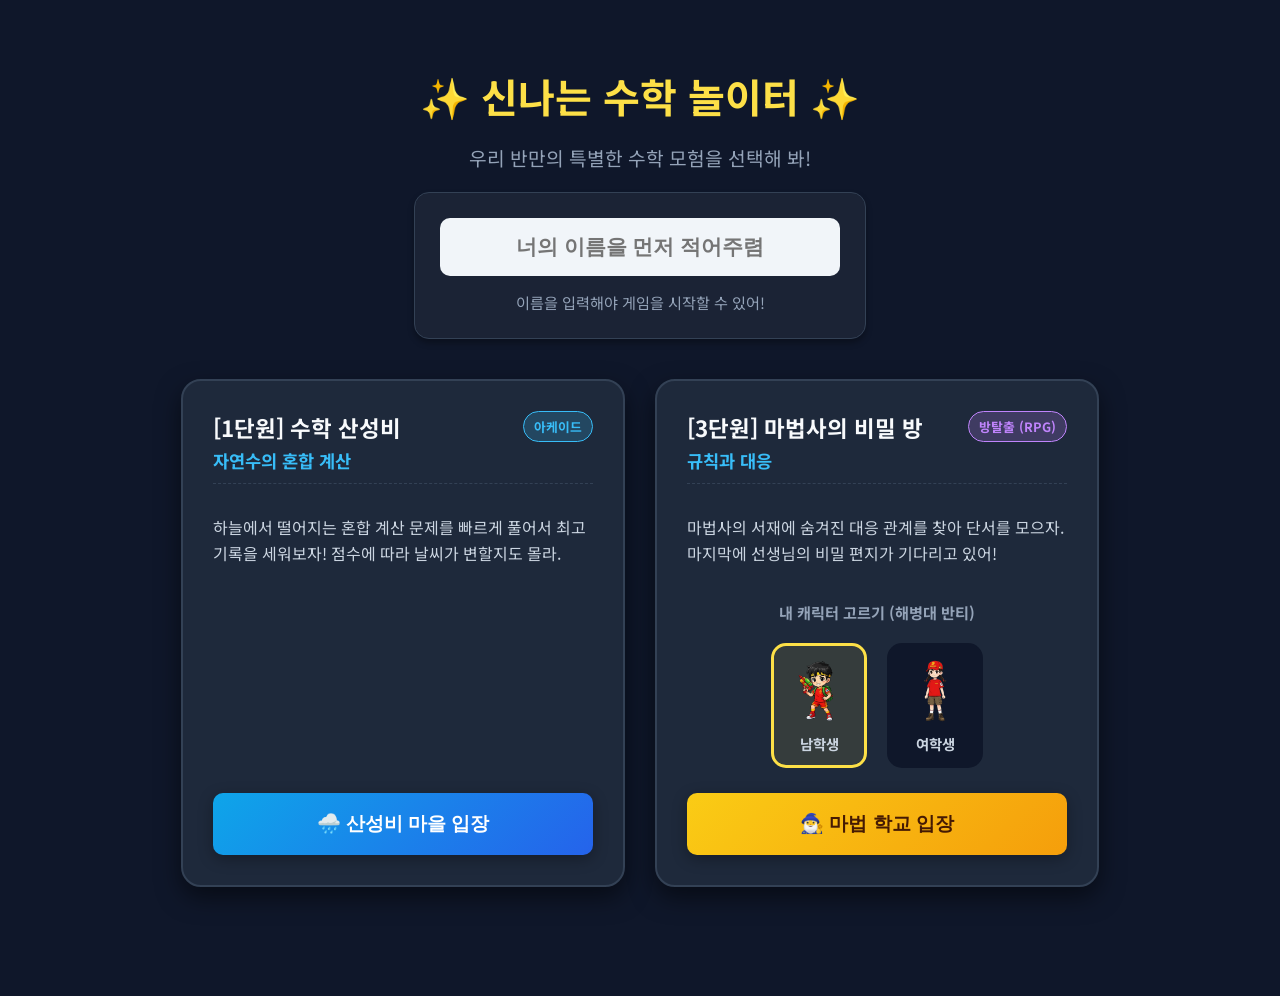
<file: index.html>
<!DOCTYPE html>
<html lang="ko">
<head>
    <meta charset="UTF-8">
    <meta name="viewport" content="width=device-width, initial-scale=1.0">
    <title>신나는 수학 놀이터</title>
    <link rel="stylesheet" href="style.css">
</head>
<body>
    <div class="container">
        <header>
            <h1>✨ 신나는 수학 놀이터 ✨</h1>
            <p>우리 반만의 특별한 수학 모험을 선택해 봐!</p>
            
            <div class="global-name-input">
                <input type="text" id="studentName" placeholder="너의 이름을 먼저 적어주렴" autocomplete="off">
                <p id="nameNotice" class="name-notice">이름을 입력해야 게임을 시작할 수 있어!</p>
            </div>
        </header>

        <div class="game-grid">
            <div class="game-card">
                <div class="card-header">
                    <h2>[1단원] 수학 산성비</h2>
                    <span class="badge badge-blue">아케이드</span>
                </div>
                <p class="unit-title">자연수의 혼합 계산</p>
                <p class="desc">하늘에서 떨어지는 혼합 계산 문제를 빠르게 풀어서 최고 기록을 세워보자! 점수에 따라 날씨가 변할지도 몰라.</p>
                
                <div class="input-group">
                    <button class="play-btn acid-btn" onclick="startAcidRain()">🌧️ 산성비 마을 입장</button>
                </div>
            </div>

            <div class="game-card active">
                <div class="card-header">
                    <h2>[3단원] 마법사의 비밀 방</h2>
                    <span class="badge badge-purple">방탈출 (RPG)</span>
                </div>
                <p class="unit-title">규칙과 대응</p>
                <p class="desc">마법사의 서재에 숨겨진 대응 관계를 찾아 단서를 모으자. 마지막에 선생님의 비밀 편지가 기다리고 있어!</p>
                
                <div class="input-group">
                    <p class="select-title">내 캐릭터 고르기 (해병대 반티)</p>
                    <div class="char-selector">
                        <div class="char-option selected" id="opt-boy" onclick="selectChar('boy')">
                            <img src="escape-room/image/char_boy.png" alt="남학생">
                            <span>남학생</span>
                        </div>
                        <div class="char-option" id="opt-girl" onclick="selectChar('girl')">
                            <img src="escape-room/image/char_girl.png" alt="여학생">
                            <span>여학생</span>
                        </div>
                    </div>

                    <button class="play-btn escape-btn" onclick="startGame()">🧙‍♂️ 마법 학교 입장</button>
                </div>
            </div>
        </div>
        <p id="errorMessage" class="error-msg"></p>
    </div>
    <script src="script.js"></script>
</body>
</html>
</file>
<file: style.css>
@import url('https://fonts.googleapis.com/css2?family=Noto+Sans+KR:wght@400;700&display=swap');

body {
    font-family: 'Noto Sans KR', sans-serif;
    background-color: #0f172a; /* 깊이감 있는 밤하늘 색상 */
    color: #fff;
    margin: 0;
    display: flex;
    justify-content: center;
    align-items: center;
    min-height: 100vh;
    padding: 40px 20px;
    box-sizing: border-box;
}

.container { text-align: center; max-width: 1000px; width: 100%; }
h1 { color: #fde047; margin-bottom: 10px; font-size: 2.5rem; }
header p { color: #94a3b8; font-size: 1.2rem; margin-bottom: 20px; }

/* 🌟 공통 이름 입력 영역 (새로 추가됨) */
.global-name-input {
    background: rgba(255, 255, 255, 0.05);
    padding: 25px;
    border-radius: 15px;
    max-width: 400px;
    margin: 0 auto 40px auto;
    border: 1px solid #334155;
    box-shadow: 0 4px 6px rgba(0,0,0,0.3);
}

.global-name-input input {
    width: 100%;
    padding: 15px;
    border-radius: 10px;
    border: 2px solid transparent;
    text-align: center;
    font-size: 1.3rem;
    background: #f1f5f9;
    color: #0f172a;
    font-weight: bold;
    box-sizing: border-box;
    transition: border-color 0.3s, background 0.3s;
}

.global-name-input input:focus {
    outline: none;
    border-color: #fde047;
    background: #fff;
}

.name-notice {
    font-size: 0.95rem;
    color: #94a3b8;
    margin: 15px 0 0 0;
}

/* 🎮 게임 카드 그리드 */
.game-grid {
    display: flex;
    justify-content: center;
    gap: 30px;
    flex-wrap: wrap; /* 화면이 좁아지면 자연스럽게 아래로 배치됨 */
}

/* 🃏 개별 게임 카드 */
.game-card {
    background-color: #1e293b;
    padding: 30px;
    border-radius: 20px;
    border: 2px solid #334155;
    width: 380px;
    display: flex;
    flex-direction: column;
    box-shadow: 0 10px 25px rgba(0,0,0,0.5);
    transition: transform 0.3s, border-color 0.3s;
}

.game-card:hover {
    transform: translateY(-5px);
    border-color: #fde047;
}

.card-header {
    display: flex;
    justify-content: space-between;
    align-items: center;
    margin-bottom: 5px;
}
.card-header h2 { margin: 0; font-size: 1.4rem; color: #f8fafc; }

/* 📚 단원명 (새로 추가됨) */
.unit-title {
    color: #38bdf8;
    font-weight: bold;
    font-size: 1.1rem;
    margin: 0 0 15px 0;
    text-align: left;
    border-bottom: 1px dashed #334155;
    padding-bottom: 10px;
}

/* 배지 스타일 */
.badge { padding: 5px 10px; border-radius: 20px; font-size: 0.8rem; font-weight: bold; }
.badge-blue { background-color: rgba(56, 189, 248, 0.2); color: #38bdf8; border: 1px solid #38bdf8; }
.badge-purple { background-color: rgba(192, 132, 252, 0.2); color: #c084fc; border: 1px solid #c084fc; }

.desc { color: #cbd5e1; font-size: 1rem; line-height: 1.6; margin-bottom: 25px; text-align: left; flex-grow: 1; }

.input-group { display: flex; flex-direction: column; gap: 15px; margin-top: auto; }

/* 캐릭터 선택 영역 */
.select-title { margin: 10px 0 5px; font-weight: bold; color: #94a3b8; font-size: 0.95rem; }
.char-selector { display: flex; justify-content: center; gap: 20px; margin-bottom: 10px; }
.char-option {
    cursor: pointer;
    padding: 10px;
    border-radius: 15px;
    border: 3px solid transparent;
    transition: 0.3s;
    background: #0f172a;
}
.char-option img { width: 70px; height: 70px; display: block; margin-bottom: 5px; }
.char-option.selected { border-color: #fde047; background-color: rgba(253, 224, 71, 0.1); }
.char-option span { color: #cbd5e1; font-size: 0.9rem; font-weight: bold; }

/* 🚀 플레이 버튼 공통 스타일 */
.play-btn {
    padding: 18px;
    border: none;
    border-radius: 10px;
    font-size: 1.2rem;
    font-weight: bold;
    cursor: pointer;
    color: #fff;
    transition: 0.2s;
    box-shadow: 0 4px 15px rgba(0,0,0,0.3);
}

.acid-btn { background: linear-gradient(135deg, #0ea5e9 0%, #2563eb 100%); }
.acid-btn:hover { background: linear-gradient(135deg, #0284c7 0%, #1d4ed8 100%); transform: scale(1.02); }

.escape-btn { background: linear-gradient(135deg, #facc15 0%, #f59e0b 100%); color: #451a03; }
.escape-btn:hover { background: linear-gradient(135deg, #eab308 0%, #d97706 100%); transform: scale(1.02); }

/* 에러 메시지 */
.error-msg { color: #f87171; font-size: 1.2rem; margin-top: 30px; font-weight: bold; min-height: 20px; }
</file>
